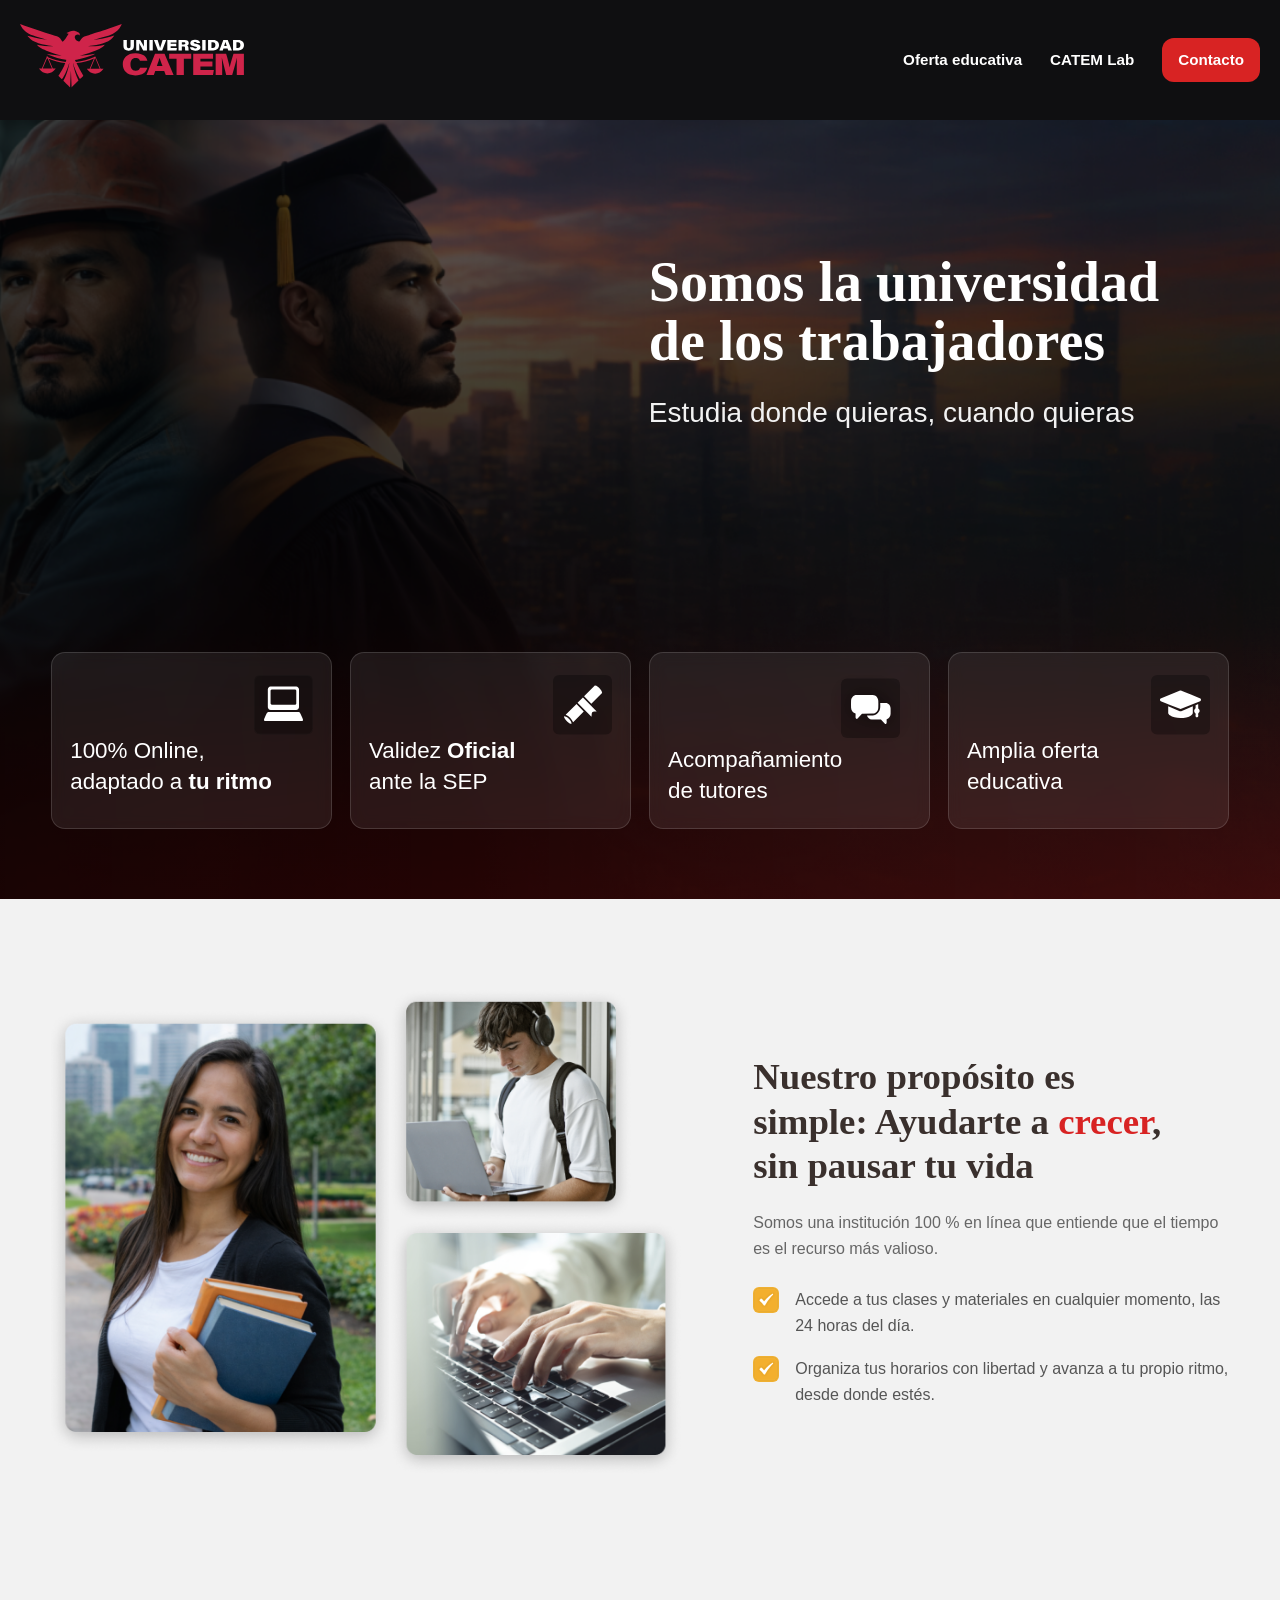
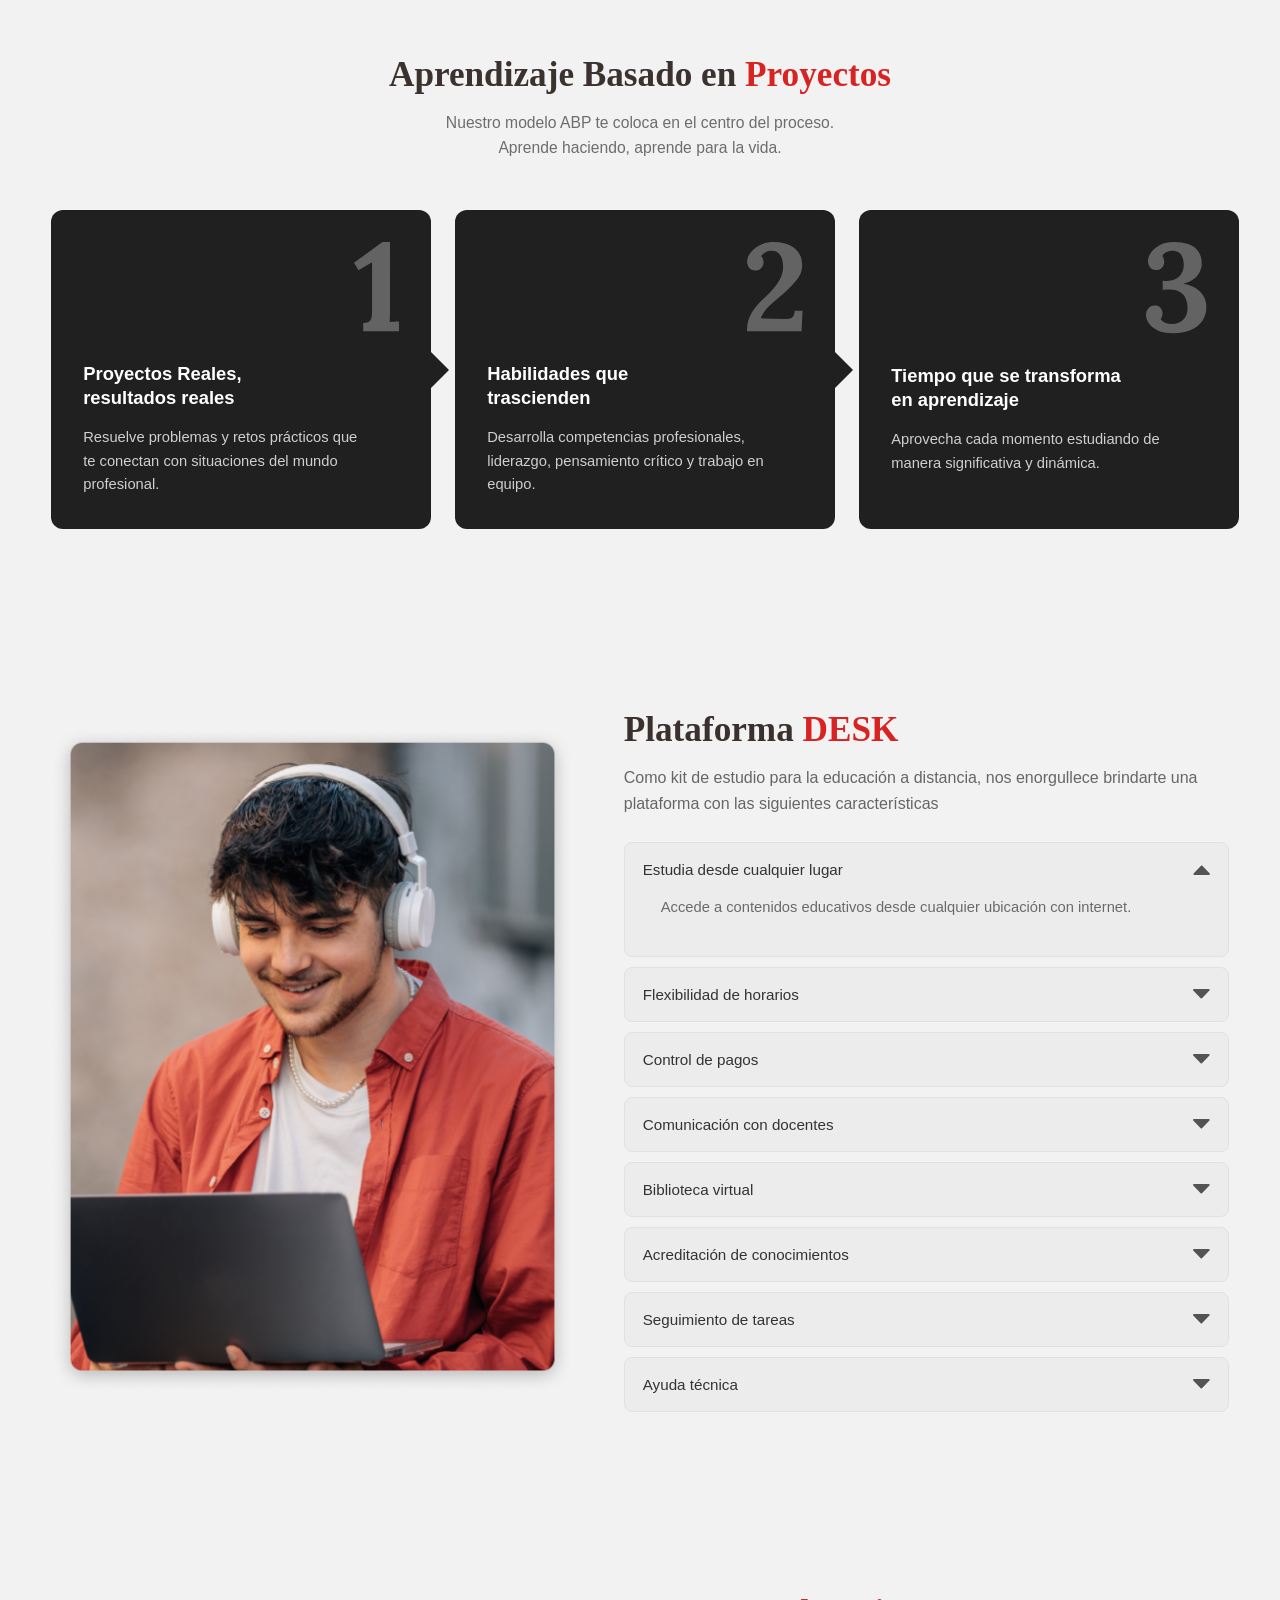
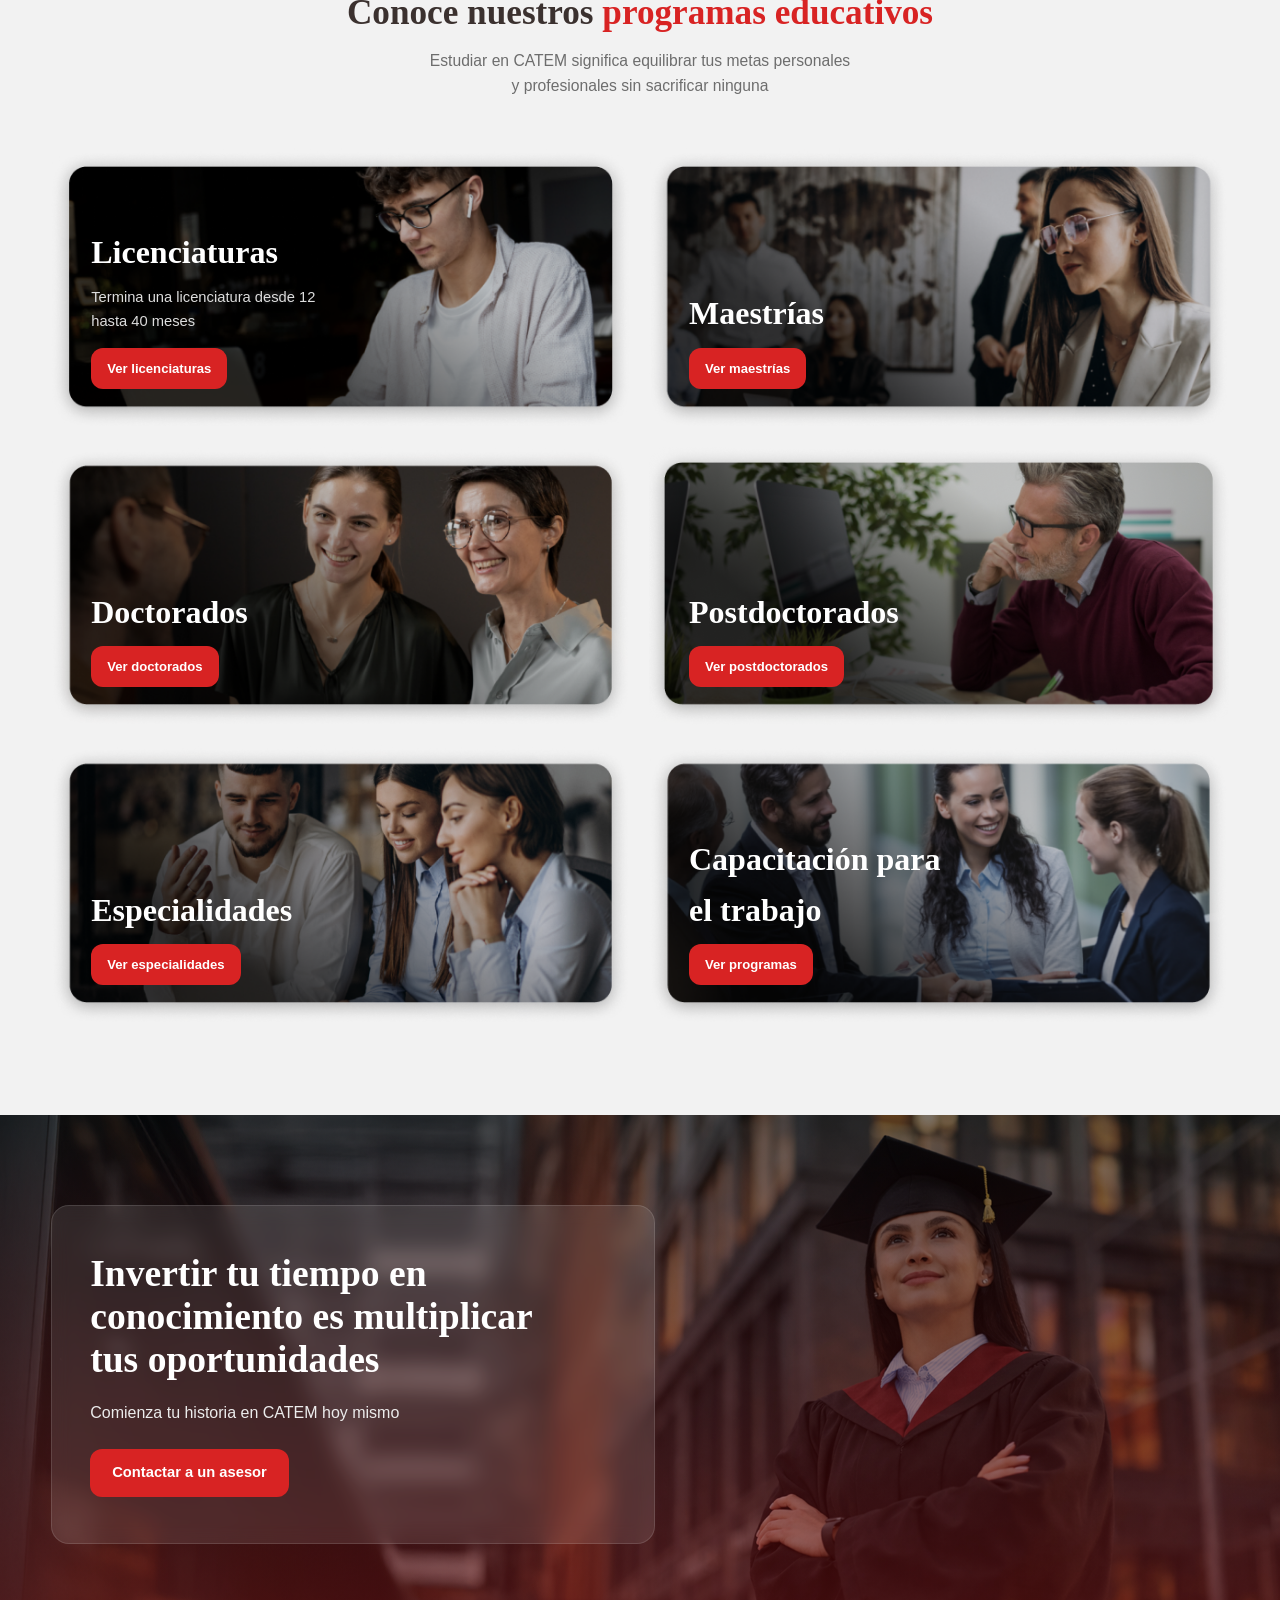
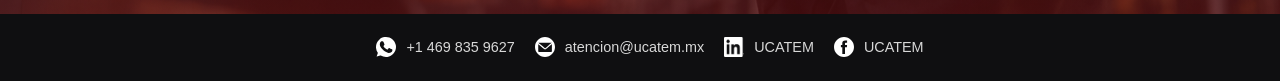
<file: index.html>
<!doctype html>
<html lang="es">
  <head>
    <meta charset="UTF-8" />
    <meta name="viewport" content="width=device-width, initial-scale=1.0" />

    <title>Universidad CATEM</title>

    <link rel="stylesheet" href="./css/index.css" />
    <link rel="stylesheet" href="./css/styles.css" />
    <link
      rel="icon"
      type="image/x-icon"
      href="./assets/isotipo.svg"
    />

    <link rel="preconnect" href="https://fonts.googleapis.com" />
    <link rel="preconnect" href="https://fonts.gstatic.com" crossorigin />
    <link
      href="https://fonts.googleapis.com/css2?family=Lora:ital,wght@0,400..700;1,400..700&family=Source+Sans+3:ital,wght@0,200..900;1,200..900&display=swap"
      rel="stylesheet"
    />
  </head>
  <body>
    <!-- HEADER -->
    <header class="header">
      <navigation-bar></navigation-bar>
    </header>

    <!-- HERO -->
    <section
      class="hero"
      style="
        background: url(../assets/hero-bg.png) bottom center / cover no-repeat;

        @media (max-width: 1100px) {
          background: url(../assets/hero-bg.png) bottom left / cover no-repeat;
        }
      "
    >
      <div class="hero-overlay"></div>

      <div class="container hero-content">
        <div class="hero-text">
          <h1>Somos la universidad de los trabajadores</h1>
          <p>Estudia donde quieras, cuando quieras</p>
        </div>

        <div class="hero-features">
          <div class="feature-card">
            <div class="col">
              <div class="end">
                <img src="/assets/computer-icon.svg" alt="Computadora" />
              </div>
              <div class="start">
                <p class="card-text">
                  100% Online,<br />adaptado a
                  <span class="bold">tu ritmo</span>
                </p>
              </div>
            </div>
          </div>

          <div class="feature-card">
            <div class="col">
              <div class="end">
                <img src="/assets/graduate-icon.svg" alt="gradiuate-icon" />
              </div>
              <div class="start">
                <p class="card-text">
                  Validez <span class="bold">Oficial</span><br />ante la SEP
                </p>
              </div>
            </div>
          </div>

          <div class="feature-card">
            <div class="col">
              <div class="end">
                <img src="/assets/chat-icon.svg" alt="chat" />
              </div>
              <div class="start">
                <p class="card-text">Acompañamiento<br />de tutores</p>
              </div>
            </div>
          </div>

          <div class="feature-card">
            <div class="col">
              <div class="end">
                <img src="/assets/graduation-icon.svg" alt="Graduación" />
              </div>
              <div class="start">
                <p class="card-text">Amplia oferta<br />educativa</p>
              </div>
            </div>
          </div>
        </div>
      </div>
    </section>

    <!-- PROPÓSITO -->
    <section class="purpose section">
      <div class="container purpose-grid">
        <div class="purpose-images">
          <div class="center">
            <img
              src="../assets/student-1.png"
              alt="Estudiante"
              class="img-large"
            />
          </div>
          <div class="col">
            <img
              src="../assets/student-2.png"
              alt="Estudiante con laptop"
              class="img-small top"
            />

            <img
              src="../assets/keyboard.png"
              alt="Teclado"
              class="img-small bottom"
            />
          </div>
        </div>

        <div class="purpose-text">
          <h2>
            Nuestro propósito es<br />simple: Ayudarte a
            <span>crecer</span>,<br />sin pausar tu vida
          </h2>

          <p>
            Somos una institución 100 % en línea que entiende que el tiempo es
            el recurso más valioso.
          </p>

          <ul class="check-list">
            <li class="row">
              <img src="/assets/check-yellow-icon.svg " alt=" ✓ " srcset=" " />
              Accede a tus clases y materiales en cualquier momento, las 24
              horas del día.
            </li>
            <li class="row">
              <img src="/assets/check-yellow-icon.svg " alt=" ✓ " srcset=" " />
              Organiza tus horarios con libertad y avanza a tu propio ritmo,
              desde donde estés.
            </li>
          </ul>
        </div>
      </div>
    </section>

    <!-- ABP -->
    <section class="abp section">
      <div class="container">
        <div class="section-heading center col">
          <h2>Aprendizaje Basado en <span>Proyectos</span></h2>
          <p>
            Nuestro modelo ABP te coloca en el centro del proceso.<br />
            Aprende haciendo, aprende para la vida.
          </p>
        </div>

        <div class="steps-grid">
          <div class="step-card">
            <div class="end"><img src="/assets/1.svg" alt="1" srcset="" /></div>

            <h3>Proyectos Reales,<br />resultados reales</h3>
            <p>
              Resuelve problemas y retos prácticos que te conectan con
              situaciones del mundo profesional.
            </p>
          </div>

          <div class="step-card">
            <div class="end"><img src="/assets/2.svg" alt="2" srcset="" /></div>
            <h3>Habilidades que<br />trascienden</h3>
            <p>
              Desarrolla competencias profesionales, liderazgo, pensamiento
              crítico y trabajo en equipo.
            </p>
          </div>

          <div class="step-card">
            <div class="end"><img src="/assets/3.svg" alt="3" srcset="" /></div>
            <h3>Tiempo que se transforma<br />en aprendizaje</h3>
            <p>
              Aprovecha cada momento estudiando de manera significativa y
              dinámica.
            </p>
          </div>
        </div>
      </div>
    </section>

    <!-- DESK -->
    <section class="desk section">
      <div class="container desk-grid">
        <div class="desk-image">
          <img
            src="../assets/student-headphones.png"
            alt="Estudiante con audífonos"
          />
        </div>

        <div class="desk-content">
          <h2>Plataforma <span>DESK</span></h2>
          <p>
            Como kit de estudio para la educación a distancia, nos enorgullece
            brindarte una plataforma con las siguientes características
          </p>

          <div class="accordion">
                      <!-- Ítem 1 (Abierto por defecto) -->
          <div class="accordion-item active">
            <button class="accordion-header">
              Estudia desde cualquier lugar
              <img src="/assets/Vector.svg" alt="" />
            </button>
            <div class="accordion-body">
              <p>
                Accede a contenidos educativos desde cualquier ubicación con internet.
              </p>
            </div>
          </div>

          <!-- Ítem 2 -->
          <div class="accordion-item">
            <button class="accordion-header">
              Flexibilidad de horarios <img src="/assets/Vector.svg" alt="" />
            </button>
            <div class="accordion-body">
              <p>
                Plataforma disponible las 24 hrs. del día todos los días. Adapta tu horario de estudio según tus responsabilidades personales.
              </p>
            </div>
          </div>

          <!-- Ítem 3 -->
          <div class="accordion-item">
            <button class="accordion-header">
              Control de pagos <img src="/assets/Vector.svg" alt="" />
            </button>
            <div class="accordion-body">
              <p>
                Revisa tu historial de pagos realizados, las fechas previstas para futuros pagos y cualquier colegiatura pendiente.
              </p>
            </div>
          </div>

          <!-- Ítem 4 -->
          <div class="accordion-item">
            <button class="accordion-header">
              Comunicación con docentes
              <img src="/assets/Vector.svg" alt="" />
            </button>
            <div class="accordion-body">
              <p>
                Envía y recibe mensajes de tus profesores, aclara inquietudes y obtén asesoramiento de manera eficiente.
              </p>
            </div>
          </div>

          <!-- Ítem 5 -->
          <div class="accordion-item">
            <button class="accordion-header">
              Biblioteca virtual <img src="/assets/Vector.svg" alt="" />
            </button>
            <div class="accordion-body">
              <p>
                Cuenta con más de 11,000 títulos disponibles para enriquecer tus tareas con recursos variados.
              </p>
            </div>
          </div>

          <!-- Ítem 6 -->
          <div class="accordion-item">
            <button class="accordion-header">
              Acreditación de conocimientos
              <img src="/assets/Vector.svg" alt="" />
            </button>
            <div class="accordion-body">
              <p>
                Al finalizar cada materia, recibirás un diploma que podrás descargar desde la plataforma, destacando tus avances.
              </p>
            </div>
          </div>

          <!-- Ítem 7 -->
          <div class="accordion-item">
            <button class="accordion-header">
              Seguimiento de tareas <img src="/assets/Vector.svg" alt="" />
            </button>
            <div class="accordion-body">
              <p>
                Visualiza tus asignaturas y módulos. Accede a tus actividades, lecturas, videos y carga tus tareas desde un mismo lugar.
              </p>
            </div>
          </div>

          <!-- Ítem 8 -->
          <div class="accordion-item">
            <button class="accordion-header">
              Ayuda técnica <img src="/assets/Vector.svg" alt="" />
            </button>
            <div class="accordion-body">
              <p>
                Si encuentras dificultades o fallos, hemos incorporado un botón de soporte que te permitirá informar al equipo técnico.
              </p>
            </div>
          </div>
        </div>
      </div>
    </section>

    <!-- PROGRAMAS -->
    <section class="programs section">
      <div class="container">
        <div class="section-heading center col">
          <h2>Conoce nuestros <span>programas educativos</span></h2>
          <p>
            Estudiar en CATEM significa equilibrar tus metas personales<br />
            y profesionales sin sacrificar ninguna
          </p>
        </div>

        <div class="program-grid">
          <div
            class="program-card"
            style="
              background-image: url(&quot;/assets/program-licenciaturas.png&quot;);

        
            "
          >
            <div class="program-content">
              <h3>Licenciaturas</h3>
              <p>Termina una licenciatura desde 12 hasta 40 meses</p>
              <a href="/oferta-educativa/licenciaturas/" class="btn btn-small">Ver licenciaturas</a>
            </div>
          </div>

          <div
            class="program-card"
            style="
              background-image: url(&quot;../assets/program-maestrias.png&quot;);
            "
          >
            <div class="program-content">
              <h3>Maestrías</h3>
              <a href="#" class="btn btn-small">Ver maestrías</a>
            </div>
          </div>

          <div
            class="program-card"
            style="
              background-image: url(&quot;../assets/program-doctorados.png&quot;);
            "
          >
            <div class="program-content">
              <h3>Doctorados</h3>
              <a href="#" class="btn btn-small">Ver doctorados</a>
            </div>
          </div>

          <div
            class="program-card"
            style="
              background-image: url(&quot;../assets/program-postdoctorados.png&quot;);
            "
          >
            <div class="program-content">
              <h3>Postdoctorados</h3>
              <a href="#" class="btn btn-small">Ver postdoctorados</a>
            </div>
          </div>

          <div
            class="program-card"
            style="
              background-image: url(&quot;../assets/program-especialidades.png&quot;);
            "
          >
            <div class="program-content">
              <h3>Especialidades</h3>
              <a href="#" class="btn btn-small">Ver especialidades</a>
            </div>
          </div>

          <div
            class="program-card"
            style="
              background-image: url(&quot;../assets/program-capacitacion.png&quot;);
            "
          >
            <div class="program-content">
              <h3>Capacitación para<br />el trabajo</h3>
              <a href="#" class="btn btn-small">Ver programas</a>
            </div>
          </div>
        </div>
      </div>
    </section>

    <!-- CTA -->
    <section class="cta">
      <div class="cta-overlay"></div>
      <div class="container cta-grid">
        <div class="cta-box">
          <h2>
            Invertir tu tiempo en<br />conocimiento es multiplicar<br />tus
            oportunidades
          </h2>
          <p>Comienza tu historia en CATEM hoy mismo</p>
          <a href="#" class="btn">Contactar a un asesor</a>
        </div>
      </div>
    </section>

    <!-- FOOTER -->
    <footer class="footer">
      <footer-component></footer-component>
    </footer>
  </body>
  <script src="./scripts/index.js"></script>
  <script type="module" src="./components/index.js"></script>
</html>
</file>
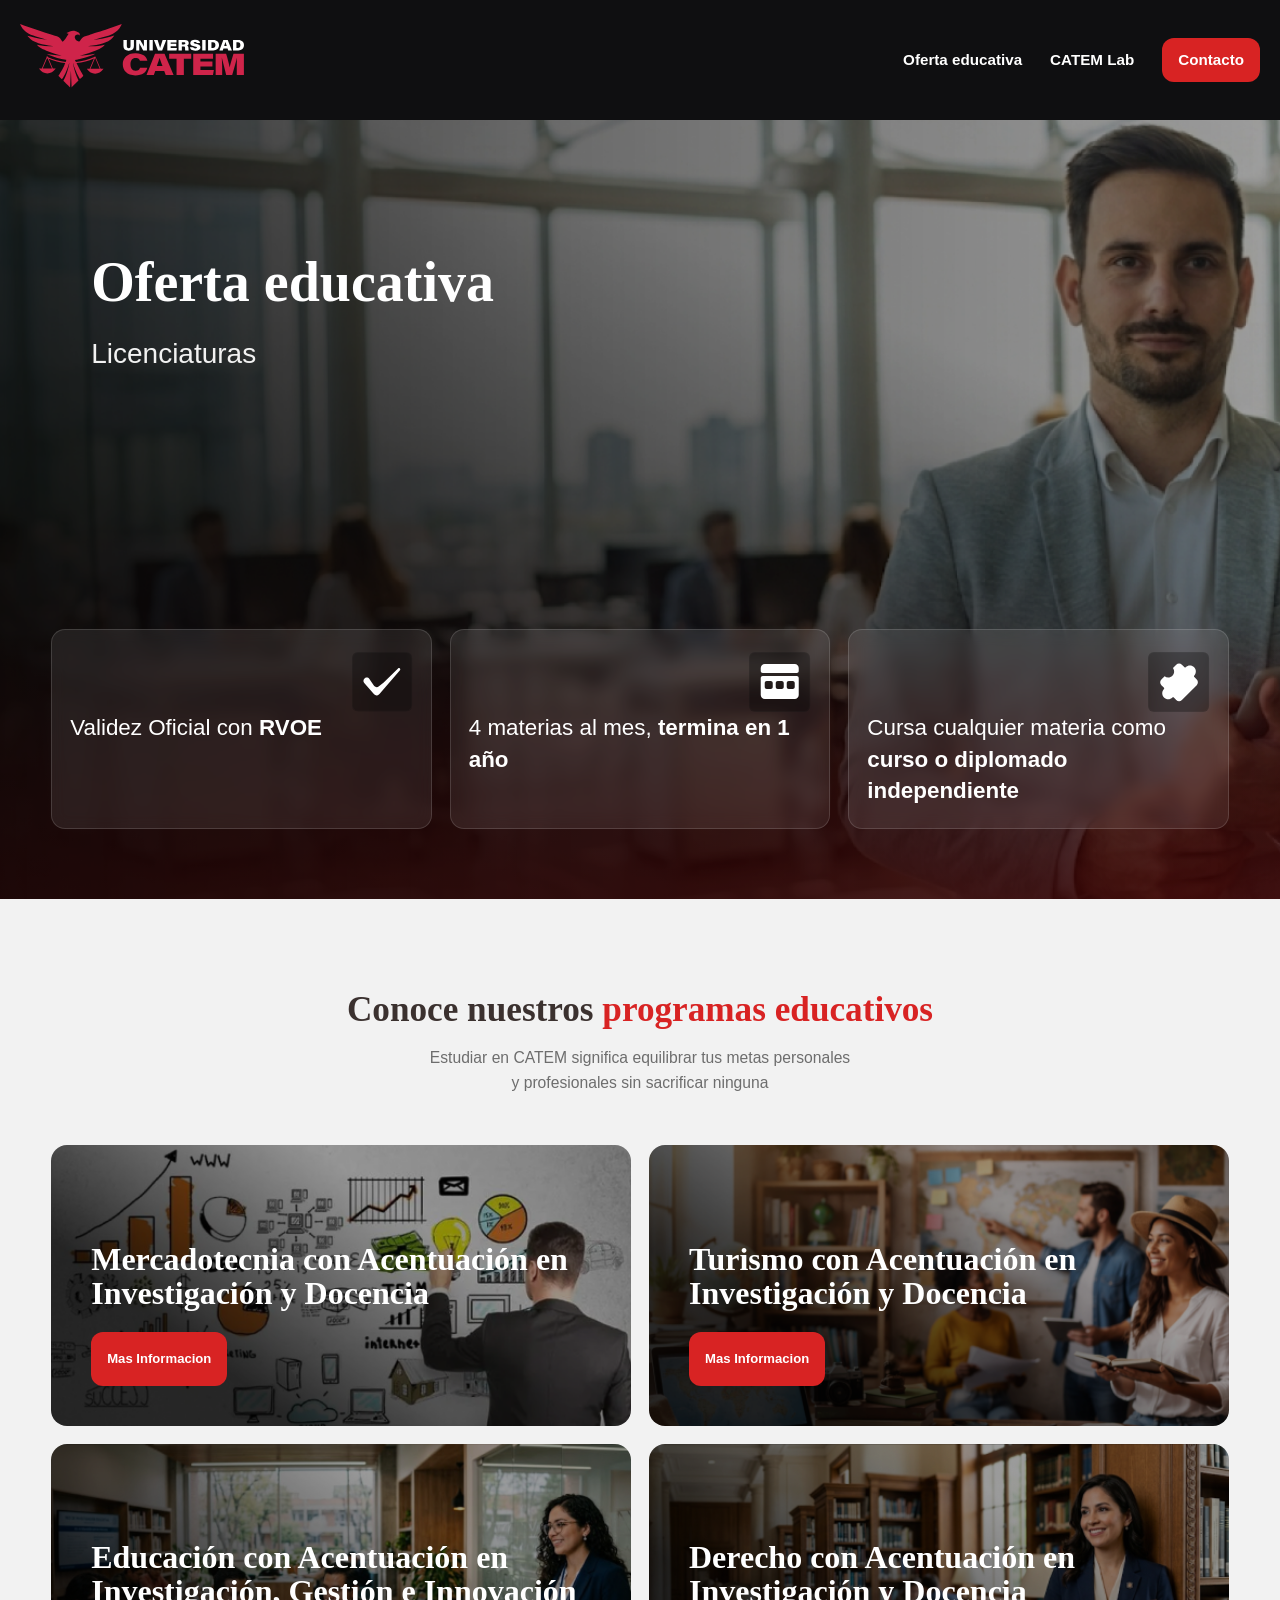
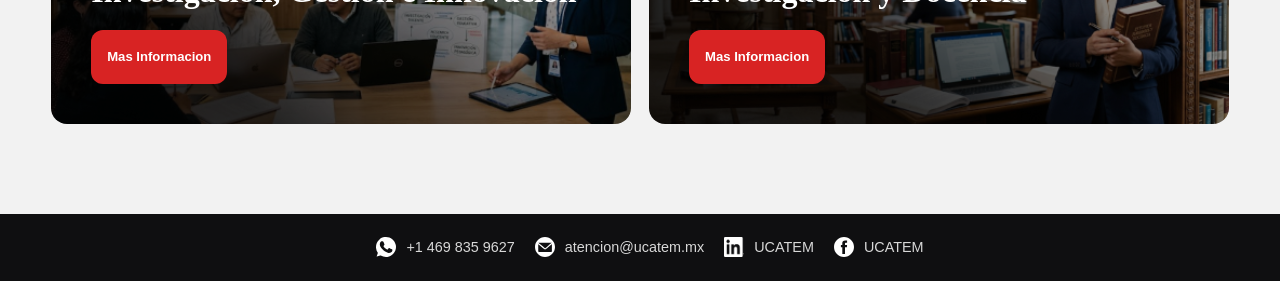
<file: oferta-educativa/licenciaturas/index.html>
<!doctype html>
<html lang="en">
  <head>
    <meta charset="UTF-8" />
    <meta name="viewport" content="width=device-width, initial-scale=1.0" />
    <title>Licenciaturas - Oferta Educativa - Universidad Catem</title>

    <link
      rel="icon"
      type="image/x-icon"
      href="../.../../../assets/isotipo.svg"
    />

    <link rel="stylesheet" href="../../css/of-edu-licenciatura.css" />
    <link rel="stylesheet" href="../../css/styles.css" />

    <link rel="preconnect" href="https://fonts.googleapis.com" />
    <link rel="preconnect" href="https://fonts.gstatic.com" crossorigin />
    <link
      href="https://fonts.googleapis.com/css2?family=Lora:ital,wght@0,400..700;1,400..700&family=Source+Sans+3:ital,wght@0,200..900;1,200..900&display=swap"
      rel="stylesheet"
    />

    <meta property="og:title" content="UNIVERSIDAD CATEM" />
    <meta
      property="og:description"
      content="La Universidad de los trabajadores. Estudia donde quieras, cuando quieras."
    />
    <meta property="og:image" content="../../assets/imagotipo.svg" />
    <meta property="og:url" content="https://ucatem.mx/" />
    <meta property="og:site_name" content="Universidad CATEM" />
    <meta property="og:locale" content="es_MX" />
    <meta property="og:type" content="website" />
  </head>
  <body>
    <header class="header">
      <navigation-bar></navigation-bar>
    </header>

    <section
      class="hero"
      style="
        background: url(&quot;../../assets/hero-licenciaturas.png&quot;) top
          center / cover no-repeat;
      "
    >
      <div class="hero-overlay"></div>

      <div class="container hero-content">
        <div class="hero-text col start">
          <h1>Oferta educativa</h1>
          <p>Licenciaturas</p>
        </div>

        <div class="hero-features">
          <div class="feature-card">
            <div class="col">
              <div class="end">
                <img
                  src="../../assets/check-white-icon.svg"
                  alt="Computadora"
                />
              </div>
              <div class="start">
                <p class="card-text">
                  Validez Oficial con
                  <span class="bold">RVOE</span>
                </p>
              </div>
            </div>
          </div>

          <div class="feature-card">
            <div class="col">
              <div class="end">
                <img src="../../assets/calendar-icon.svg" alt="chat" />
              </div>
              <div class="start">
                <p class="card-text">
                  4 materias al mes,
                  <span class="bold"> termina en 1 año </span>
                </p>
              </div>
            </div>
          </div>

          <div class="feature-card">
            <div class="col">
              <div class="end">
                <img src="../../assets/puzzle-icon.svg" alt="Graduación" />
              </div>
              <div class="start">
                <p class="card-text">
                  Cursa cualquier materia como <br />
                  <span class="bold">curso o diplomado independiente</span>
                </p>
              </div>
            </div>
          </div>
        </div>
      </div>
    </section>

    <section class="programs section">
      <div class="container">
        <div class="section-heading center col">
          <h2>Conoce nuestros <span>programas educativos</span></h2>
          <p>
            Estudiar en CATEM significa equilibrar tus metas personales<br />
            y profesionales sin sacrificar ninguna
          </p>
        </div>

        <div class="program-grid">
          <licenciatura-card
            imagen="../../assets/lic-MAID.png"
            titulo="Mercadotecnia con Acentuación en Investigación y Docencia"
            text=""
            document="../../assets/Universidad CATEM - Portadas para brochure ejem.pdf"
          ></licenciatura-card>
          <licenciatura-card
            imagen="../../assets/lic-TAID.png"
            titulo="Turismo con Acentuación en Investigación y Docencia"
            text=""
            document="../../assets/Universidad CATEM - Portadas para brochure ejem.pdf"
          ></licenciatura-card>

          <licenciatura-card
            imagen="../../assets/lic-EAIGI.png"
            titulo="Educación con Acentuación en Investigación, Gestión e Innovación"
            text=""
            document="../../assets/Universidad CATEM - Portadas para brochure ejem.pdf"
          ></licenciatura-card>
          <licenciatura-card
            imagen="../../assets/lic-DAID.png"
            titulo="Derecho con Acentuación en Investigación y Docencia"
            text=""
            document="../../assets/Universidad CATEM - Portadas para brochure ejem.pdf"
          ></licenciatura-card>
        </div>
      </div>
    </section>

    <footer class="footer">
      <footer-component></footer-component>
    </footer>
  </body>

  <script type="module" src="../../components/index.js"></script>
</html>
</file>
<file: css/index.css>
/* =========================
   RESET
========================= */

/* =========================
   VARIABLES
========================= */
:root {
  --bg-dark: #171717;
  --bg-card: #202020;
  --text-light: #fafafa;
  --text-muted: #e8e8e8;
  --primary: #d82323;
  --primary-dark: #a81414;
  --soft-gray: #e8e8e8;
  --border: rgba(255, 255, 255, 0.12);
  --shadow: 0 12px 30px rgba(0, 0, 0, 0.12);
  --radius: 16px;
}

/* =========================
   UTILITIES
========================= */
.container {
  width: min(1180px, 92%);
  margin: 0 auto;
}

.section {
  padding: 90px 0;
}

.center {
  text-align: center;
}

.section-heading {
  margin-bottom: 50px;
}

.section-heading h2 {
  font-size: 2.2rem;
  line-height: 1.2;
  font-family: Georgia, "Times New Roman", serif;
  margin-bottom: 14px;
  color: #3b312f;
}

.section-heading h2 span {
  color: var(--primary);
}

.section-heading p {
  color: #6d6d6d;
  font-size: 0.98rem;
}

.btn {
  display: inline-block;
  background: var(--primary);
  color: #fff;
  padding: 12px 22px;
  border-radius: 12px;
  font-size: 0.92rem;
  font-weight: 600;
  transition: 0.25s ease;
}

.btn:hover {
  background: var(--primary-dark);
  transform: translateY(-2px);
}

.btn-small {
  padding: 10px 16px;
  font-size: 0.82rem;
}

/* =========================
   HERO
========================= */
.hero {
  position: relative;
  min-height: calc(100vh - 13.4vh);
  display: flex;
  align-items: center;
  overflow: hidden;
}

.hero::after {
  content: "";
  position: absolute;
  inset: 0;
  background:
    linear-gradient(to right, rgba(0, 0, 0, 0.65), rgba(0, 0, 0, 0.18)),
    linear-gradient(to top, rgba(125, 10, 10, 0.38), transparent 35%);
  z-index: 1;
}

.hero-overlay {
  position: absolute;
  inset: 0;
  background: rgba(0, 0, 0, 0.12);
  z-index: 1;
}

.hero-content {
  position: relative;
  z-index: 2;
  display: flex;
  flex-direction: column;
  justify-content: center;
  min-height: 720px;
}

.hero-text {
  max-width: 540px;
  margin-left: auto;
  margin-right: 40px;
  margin-bottom: 90px;
}

.hero-text h1 {
  font-size: 3.5rem;
  line-height: 1.05;
  color: #fff;
  font-family: Georgia, "Times New Roman", serif;
  padding-top: 6.5rem;
  margin-bottom: 20px;
}

.hero-text p {
  color: #f2f2f2;
  font-size: 1.75rem;
}

.hero-features {
  display: grid;
  grid-template-columns: repeat(4, 1fr);
  gap: 18px;
  margin-top: auto;
  padding-bottom: 40px;
}

.feature-card {
  background: rgba(255, 255, 255, 0.08);
  border: 1px solid rgba(255, 255, 255, 0.14);
  backdrop-filter: blur(8px);
  border-radius: 14px;
  padding: 22px 18px;
  min-height: 110px;
  color: #fff;
}

.feature-icon {
  font-size: 1.5rem;
  margin-bottom: 14px;
}

.card-text {
  font-size: 1.4rem;
  line-height: 1.4;
  font-weight: 500;
}

/* =========================
   PURPOSE
========================= */
.purpose-grid {
  display: grid;
  grid-template-columns: 1.1fr 1fr;
  gap: 70px;
  align-items: center;
}

.purpose-images {
  display: flex;
}

.purpose-images img {
  width: 100%;
  border-radius: 16px;
  object-fit: cover;
}

.img-large {
  min-height: 445px;
  min-width: 338px;
  max-height: 445px;
  max-width: 338px;
}

.img-small.top {
  min-height: 232px;
  min-width: 244px;
  max-height: 232px;
  max-width: 244px;
}

.img-small.bottom {
  min-height: 253px;
  min-width: 294px;
  max-height: 253px;
  max-width: 294px;
}

.purpose-text h2 {
  font-size: 2.3rem;
  line-height: 1.2;
  font-family: Georgia, "Times New Roman", serif;
  color: #3a302d;
  margin-bottom: 22px;
}

.purpose-text h2 span {
  color: var(--primary);
}

.purpose-text p {
  color: #666;
  margin-bottom: 26px;
  max-width: 500px;
}

.check-list {
  list-style: none;
  display: flex;
  flex-direction: column;
  gap: 18px;
}

.check-list li {
  position: relative;
  padding-left: 42px;
  color: #555;
}

.check-list li > img {
  content: "";
  position: absolute;
  left: 0;
  top: 0;
  width: 26px;
  height: 26px;
  border-radius: 6px;
  background: #f2b233;
  color: #fff;
  display: grid;
  place-items: center;
  font-weight: bold;
}

/* =========================
   ABP
========================= */
.steps-grid {
  display: grid;
  grid-template-columns: repeat(3, 1fr);
  gap: 24px;
}

.step-card {
  position: relative;
  background: #202020;
  color: white;
  padding: 2rem;
  border-radius: 12px;
  width: 380px;
}

.step-card::after {
  content: "";
  position: absolute;
  top: 50%;
  right: -18px;
  transform: translateY(-50%);
  width: 0;
  height: 0;
  border-top: 18px solid transparent;
  border-bottom: 18px solid transparent;
  border-left: 18px solid #202020;
}

.step-card:last-child::after {
  display: none;
}

.step-number {
  position: absolute;
  top: 10px;
  right: 18px;
  font-size: 4.4rem;
  font-weight: bold;
  color: rgba(255, 255, 255, 0.24);
  font-family: "Lora", serif;
}

.step-card h3 {
  font-size: 1.15rem;
  line-height: 1.3;
  margin-top: 30px;
  margin-bottom: 16px;
  max-width: 240px;
}

.step-card p {
  color: #cfcfcf;
  font-size: 0.92rem;
  max-width: 290px;
}

/* =========================
   DESK
========================= */
.desk-grid {
  display: grid;
  grid-template-columns: 0.95fr 1.1fr;
  gap: 50px;
  align-items: center;
}

.desk-image {
  aspect-ratio: 534 / 681;
}

.desk-image img {
  width: 100%;
  height: 100%;
  border-radius: 18px;
  object-fit: cover;
  min-height: 0;
}

.desk-content h2 {
  font-size: 2.2rem;
  line-height: 1.2;
  font-family: Georgia, "Times New Roman", serif;
  margin-bottom: 14px;
  color: #3a302d;
}

.desk-content h2 span {
  color: var(--primary);
}

.desk-content > p {
  color: #666;
  margin-bottom: 26px;
  max-width: 650px;
}

.accordion {
  display: flex;
  flex-direction: column;
  gap: 10px;
}

.accordion-item {
  background: #ececec;
  border-radius: 8px;
  overflow: hidden;
  border: 1px solid #e1e1e1;
}

.accordion-header {
  width: 100%;
  background: transparent;
  border: none;
  text-align: left;
  padding: 18px 18px;
  font-size: 0.95rem;
  cursor: pointer;
  color: #333;
  display: flex;
  justify-content: space-between;
  align-items: center;
}

.accordion-body {
  padding: 0 18px 18px;
  color: #6a6a6a;
  font-size: 0.92rem;
}

.accordion-item:not(.active) .accordion-body {
  display: none;
}

/* Animación para que el SVG gire suavemente */
.accordion-header img {
  display: inline-block;
  transition: transform 0.3s ease-in-out;
}

/* Cuando el acordeón está activo, el SVG gira 180 grados */
.accordion-item.active .accordion-header img {
  transform: rotate(180deg);
}

/* --- El resto del CSS de la animación se queda igual --- */
.accordion-body {
  display: grid;
  grid-template-rows: 0fr;
  transition: grid-template-rows 0.3s ease-in-out;
  color: #6a6a6a;
  font-size: 0.92rem;
}

.accordion-body > p {
  overflow: hidden;
  margin: 0;
  padding: 0 18px;
  transition: padding 0.3s ease-in-out;
}

.accordion-item.active .accordion-body {
  grid-template-rows: 1fr;
}

.accordion-item.active .accordion-body > p {
  padding: 0 18px 18px;
}

/* =========================
   PROGRAMS
========================= */
.program-grid {
  display: grid;
  grid-template-columns: repeat(2, 1fr);
  gap: 18px;
}

.program-card {
  position: relative;
  aspect-ratio: 631 / 305;
  min-height: 0;
  border-radius: 16px;
  overflow: hidden;
  background-size: cover;
  background-position: center;
}

.program-overlay {
  position: absolute;
  inset: 0;
  background: linear-gradient(
    to right,
    rgba(0, 0, 0, 0.78),
    rgba(0, 0, 0, 0.24)
  );
}

.program-content {
  position: relative;
  z-index: 2;
  color: #fff;
  height: 100%;
  display: flex;
  flex-direction: column;
  justify-content: flex-end; /* Lo mantiene abajo */
  padding: 40px; /* Un padding uniforme y más grande en todos los lados */
}

.program-content h3 {
  font-size: 2rem;
  font-family: Georgia, "Times New Roman", serif;
  margin-bottom: 8px;
}

.program-content p {
  color: #dddddd;
  margin-bottom: 14px;
  font-size: 0.92rem;
  max-width: 260px;
}

.program-content .btn {
  align-self: flex-start;
  width: fit-content;
}

/* =========================
   CTA
========================= */
.cta {
  position: relative;
  background: url("../assets/graduate-woman.png") top center / cover no-repeat;
  padding: 90px 0 70px;
  overflow: hidden;
}

.cta::before {
  content: "";
  position: absolute;
  inset: 0;
  background:
    linear-gradient(to top, rgba(125, 10, 10, 0.45), rgba(0, 0, 0, 0.35)),
    rgba(0, 0, 0, 0.2);
}

.cta-overlay {
  position: absolute;
  inset: 0;
}

.cta-grid {
  position: relative;
  z-index: 2;
  display: grid;
  grid-template-columns: 1fr 0.9fr;
  align-items: end;
  gap: 30px;
}

.cta-box {
  background: rgba(255, 255, 255, 0.1);
  backdrop-filter: blur(10px);
  border: 1px solid rgba(255, 255, 255, 0.12);
  border-radius: 18px;
  padding: 46px 38px;
  color: #fff;
  max-width: 620px;
}

.cta-box h2 {
  font-size: 2.35rem;
  line-height: 1.15;
  font-family: Georgia, "Times New Roman", serif;
  margin-bottom: 18px;
}

.cta-box p {
  color: #ececec;
  margin-bottom: 24px;
}

.cta-image {
  display: flex;
  justify-content: flex-end;
  align-items: flex-end;
}

.cta-image img {
  max-height: 470px;
  object-fit: contain;
}

/* =========================
   RESPONSIVE
========================= */
@media (max-width: 1100px) {
  .hero-text {
    margin-right: 0;
  }

  .hero-text h1 {
    font-size: 3rem;
  }
  dswe .purpose-grid,
  .desk-grid,
  .cta-grid {
    grid-template-columns: 1fr;
  }

  .purpose-images {
    flex-direction: column;
    gap: 18px;
  }

  .purpose-images > .col {
    flex-direction: row !important;
    gap: 18px;
  }

  .img-small.top {
    min-height: 184px;
    min-width: 35%;
    max-height: 184px;
    max-width: 47%;
  }

  .img-small.bottom {
    min-height: 184px;
    min-width: 35%;
    max-height: 184px;
    max-width: 47%;
  }

  .cta-image {
    justify-content: center;
  }

  .cta-image img {
    max-height: 380px;
  }
}

@media (max-width: 900px) {
  .hero {
    min-height: auto;
    padding: 120px 0 50px;
  }

  .hero-content {
    min-height: auto;
  }

  .hero-text {
    margin-left: 0;
    max-width: 100%;
    margin-bottom: 50px;
  }

  .hero-features,
  .steps-grid,
  .program-grid {
    grid-template-columns: 1fr 1fr;
  }

  .purpose-images {
    grid-template-columns: 1fr;
    grid-template-areas:
      "large"
      "top"
      "bottom";
    gap: 14px;
  }

  .img-large,
  .img-small.top,
  .img-small.bottom {
    height: auto;
  }

  .menu {
    gap: 16px;
  }
}

@media (max-width: 640px) {
  .nav {
    flex-direction: column;
    justify-content: center;
    gap: 12px;
    height: auto;
    padding: 18px 0;
  }

  .menu {
    flex-wrap: wrap;
    justify-content: center;
  }

  .section {
    padding: 70px 0;
  }

  .hero-text h1 {
    font-size: 2.35rem;
  }

  .hero-text p {
    font-size: 1rem;
  }

  .hero-features,
  .steps-grid,
  .program-grid {
    grid-template-columns: 1fr;
  }

  .section-heading h2,
  .purpose-text h2,
  .desk-content h2,
  .cta-box h2 {
    font-size: 1.9rem;
  }

  .cta-box {
    padding: 32px 24px;
  }

  .program-content h3 {
    font-size: 1.65rem;
  }
}
</file>
<file: css/styles.css>
/* =========================
   RESET
========================= */
* {
  margin: 0;
  padding: 0;
  box-sizing: border-box;
}

html {
  scroll-behavior: smooth;
}

body {
  font-family: Arial, Helvetica, sans-serif;
  background: #f2f2f2;
  color: #222;
  line-height: 1.6;
}

img {
  max-width: 100%;
  display: block;
}

a {
  text-decoration: none;
  color: inherit;
}

/* =========================
   VARIABLES
========================= */
:root {
  --bg-dark: #0f0f11;
  --bg-card: #1a1a1d;
  --text-light: #ffffff;
  --text-muted: #d0d0d0;
  --primary: #d82323;
  --primary-dark: #a81414;
  --soft-gray: #e8e8e8;
  --border: rgba(255, 255, 255, 0.12);
  --shadow: 0 12px 30px rgba(0, 0, 0, 0.12);
  --radius: 16px;
}

/* =========================
   UTILITIES
========================= */
.start {
  display: flex;
  justify-content: flex-start;
}

.end {
  display: flex;
  align-items: center;
  justify-content: flex-end;
}

.col {
  display: flex;
  flex-direction: column;
}

.row {
  display: flex;
  flex-direction: row;
}

.bold {
  font-weight: bold;
}

.semibold {
  font-weight: 600;
}

.container {
  width: min(1180px, 92%);
  margin: 0 auto;
}

.section {
  padding: 90px 0;
}

.center {
  display: flex;
  justify-content: center;
  align-items: center;
  text-align: center;
}

.section-heading {
  margin-bottom: 50px;
}

.section-heading h2 {
  font-size: 2.2rem;
  line-height: 1.2;
  font-family: Georgia, "Times New Roman", serif;
  margin-bottom: 14px;
  color: #3b312f;
}

.section-heading h2 span {
  color: var(--primary);
}

.section-heading p {
  color: #6d6d6d;
  font-size: 0.98rem;
}

.btn {
  display: inline-block;
  background: var(--primary);
  color: #fff;
  padding: 12px 22px;
  border-radius: 12px;
  font-size: 0.92rem;
  font-weight: 600;
  transition: 0.25s ease;
}

.btn:hover {
  background: var(--primary-dark);
  transform: translateY(-2px);
}

.btn-small {
  padding: 10px 16px;
  font-size: 0.82rem;
}

/* =========================
   HEADER
========================= */

.header {
  background: var(--bg-dark);
  position: sticky;
  top: 0;
  z-index: 1000;
}

.nav {
  display: flex;
  justify-content: space-between;
  padding: 33px 20px;
}

.logo img {
  padding-left: 3rem;
  height: 78px;
  object-fit: contain;
}

.menu {
  display: flex;
  align-items: center;
  gap: 40px;
  padding-right: 3rem;
}

.menu a {
  font-family: "Source Sans Pro", sans-serif;
  font-weight: bold;
  color: #fff;
  font-size: 0.9rem;
  transition: 0.2s ease;
}

.menu a:hover {
  color: #ffb2b2;
}

/* =========================
   FOOTER
========================= */
.footer {
  background: #0f0f11;
  color: #fff;
  padding: 22px 0;
}

.footer-content {
  display: flex;
  justify-content: center;
  align-items: center;
  flex-wrap: wrap;
  font-size: 0.9rem;
  color: #d8d8d8;
}
.footer-content img {
  width: 20px;
  height: 20px;
  margin-left: 20px;
  margin-right: 10px;
}
</file>
<file: css/of-edu-licenciatura.css>
/* =========================
   HERO
========================= */
.hero {
  position: relative;
  min-height: calc(100vh - 13.4vh);
  display: flex;
  align-items: center;
  overflow: hidden;
}

.hero::after {
  content: "";
  position: absolute;
  inset: 0;
  background:
    linear-gradient(to right, rgba(0, 0, 0, 0.65), rgba(0, 0, 0, 0.18)),
    linear-gradient(to top, rgba(125, 10, 10, 0.38), transparent 35%);
  z-index: 1;
}

.hero-overlay {
  position: absolute;
  inset: 0;
  background: rgba(0, 0, 0, 0.12);
  z-index: 1;
}

.hero-content {
  position: relative;
  z-index: 2;
  display: flex;
  flex-direction: column;
  justify-content: center;
  min-height: 720px;
}

.hero-text {
  max-width: 540px;
  margin-left: 40px;
  margin-right: auto;
  margin-bottom: 90px;
}

.hero-text h1 {
  font-size: 3.5rem;
  line-height: 1.05;
  color: #fff;
  font-family: Georgia, "Times New Roman", serif;
  padding-top: 6.5rem;
  margin-bottom: 20px;
}

.hero-text p {
  color: #f2f2f2;
  font-size: 1.75rem;
}

.hero-features {
  display: grid;
  grid-template-columns: repeat(3, 1fr);
  gap: 18px;
  margin-top: auto;
  padding-bottom: 40px;
}

.feature-card {
  background: rgba(255, 255, 255, 0.08);
  border: 1px solid rgba(255, 255, 255, 0.14);
  backdrop-filter: blur(8px);
  border-radius: 14px;
  padding: 22px 18px;
  min-height: 110px;
  color: #fff;

  transition: all 0.3s ease;
}

.feature-icon {
  font-size: 1.5rem;
  margin-bottom: 14px;
}

.card-text {
  font-size: 1.4rem;
  line-height: 1.4;
  font-weight: 500;
}

.feature-card:hover {
  background: rgba(255, 255, 255, 0.15);
  border-color: rgba(255, 255, 255, 0.2);
  scale: 1.01;
  border-radius: 5px;
}

/* =========================
   PROGRAMS
========================= */
.program-grid {
  display: grid;
  grid-template-columns: repeat(2, 1fr);
  gap: 18px;
}

.program-card {
  position: relative;
  aspect-ratio: 631 / 305;
  min-height: 0;
  border-radius: 16px;
  overflow: hidden;
  background-size: cover;
  background-position: center;
}

.program-overlay {
  position: absolute;
  inset: 0;
  background: linear-gradient(
    to right,
    rgba(0, 0, 0, 0.78),
    rgba(0, 0, 0, 0.24)
  );
}

.program-content {
  position: relative;
  z-index: 2;
  color: #fff;
  height: 100%;
  display: flex;
  flex-direction: column;
  justify-content: flex-end; /* Lo mantiene abajo */
  padding: 40px; /* Un padding uniforme y más grande en todos los lados */
}

.program-content h3 {
  font-size: 2rem;
  font-family: Georgia, "Times New Roman", serif;
  margin-bottom: 8px;
}

.program-content p {
  color: #dddddd;
  margin-bottom: 14px;
  font-size: 0.92rem;
  max-width: 260px;
}

.program-content .btn {
  align-self: flex-start;
  width: fit-content;
}
</file>
